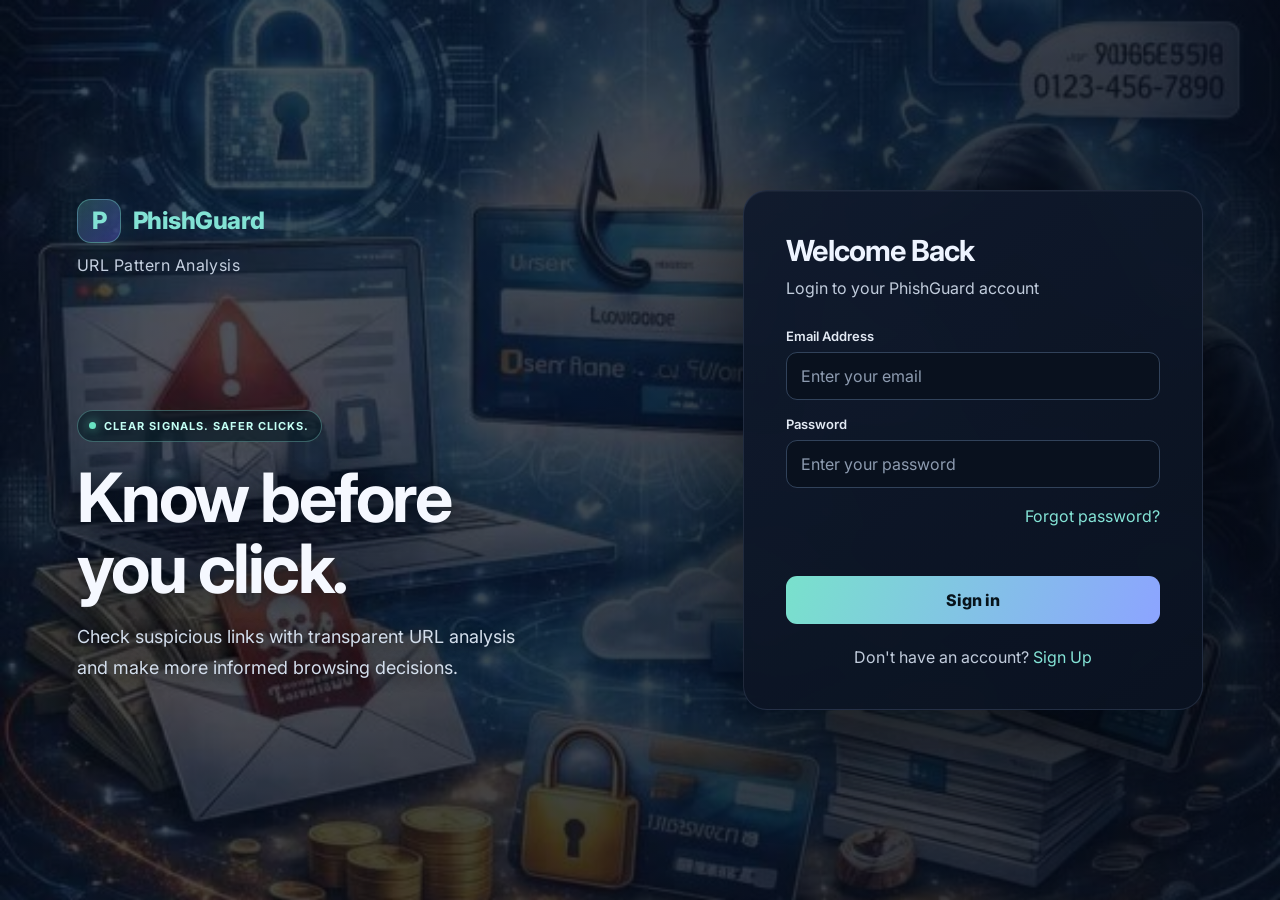
<file: index.html>
<!DOCTYPE html>
<html lang="en">

<head>
    <meta charset="UTF-8">
    <meta name="viewport" content="width=device-width, initial-scale=1.0">
    <meta name="description" content="Review suspicious URL patterns and make informed browsing decisions with PhishGuard.">
    <meta name="theme-color" content="#080b12">
    <meta name="apple-mobile-web-app-capable" content="yes">
    <meta name="apple-mobile-web-app-title" content="PhishGuard">

    <title>PhishGuard - Login</title>

    <link rel="manifest" href="manifest.webmanifest">
    <link rel="icon" href="assets/app-icon.svg" type="image/svg+xml">
    <link rel="apple-touch-icon" href="assets/app-icon-192.png">
    <link rel="preconnect" href="https://fonts.googleapis.com">
    <link rel="preconnect" href="https://fonts.gstatic.com" crossorigin>
    <link href="https://fonts.googleapis.com/css2?family=Inter:wght@400;500;600;700;800&display=swap" rel="stylesheet">
    <link rel="stylesheet" href="css/auth.css">
</head>

<body>

    <div class="auth-container">

        <!-- LEFT SIDE -->
        <div class="auth-left">

            <a class="logo" href="index.html">PhishGuard</a>

            <p class="subtitle">
                URL Pattern Analysis
            </p>

            <div class="welcome-text">
                <span class="auth-kicker">Clear signals. Safer clicks.</span>
                <h1>Know before<br>you click.</h1>

                <p>
                    Check suspicious links with transparent URL analysis
                    and make more informed browsing decisions.
                </p>

            </div>

        </div>


        <!-- LOGIN BOX -->
        <div class="auth-box">

            <h2>Welcome Back</h2>

            <p class="description">
                Login to your PhishGuard account
            </p>


            <form id="loginForm">

                <label for="email">Email Address</label>

                <input type="email" id="email" name="email" autocomplete="email" placeholder="Enter your email" required>


                <label for="password">Password</label>

                <input type="password" id="password" name="password" autocomplete="current-password" placeholder="Enter your password" required>


                <div class="remember">
                    <a href="forgot-password.html">Forgot password?</a>
                </div>

                <p id="formMessage" class="form-message" role="status" aria-live="polite"></p>
                <button type="submit">Sign in</button>
              </form>


            <p class="account-text">

                Don't have an account?

                <a href="signup.html">
                    Sign Up
                </a>

            </p>

        </div>

    </div>


    <script src="js/config.js"></script>
    <script src="js/auth.js"></script>
    <script src="js/pwa.js"></script>
</body>

</html>
</file>
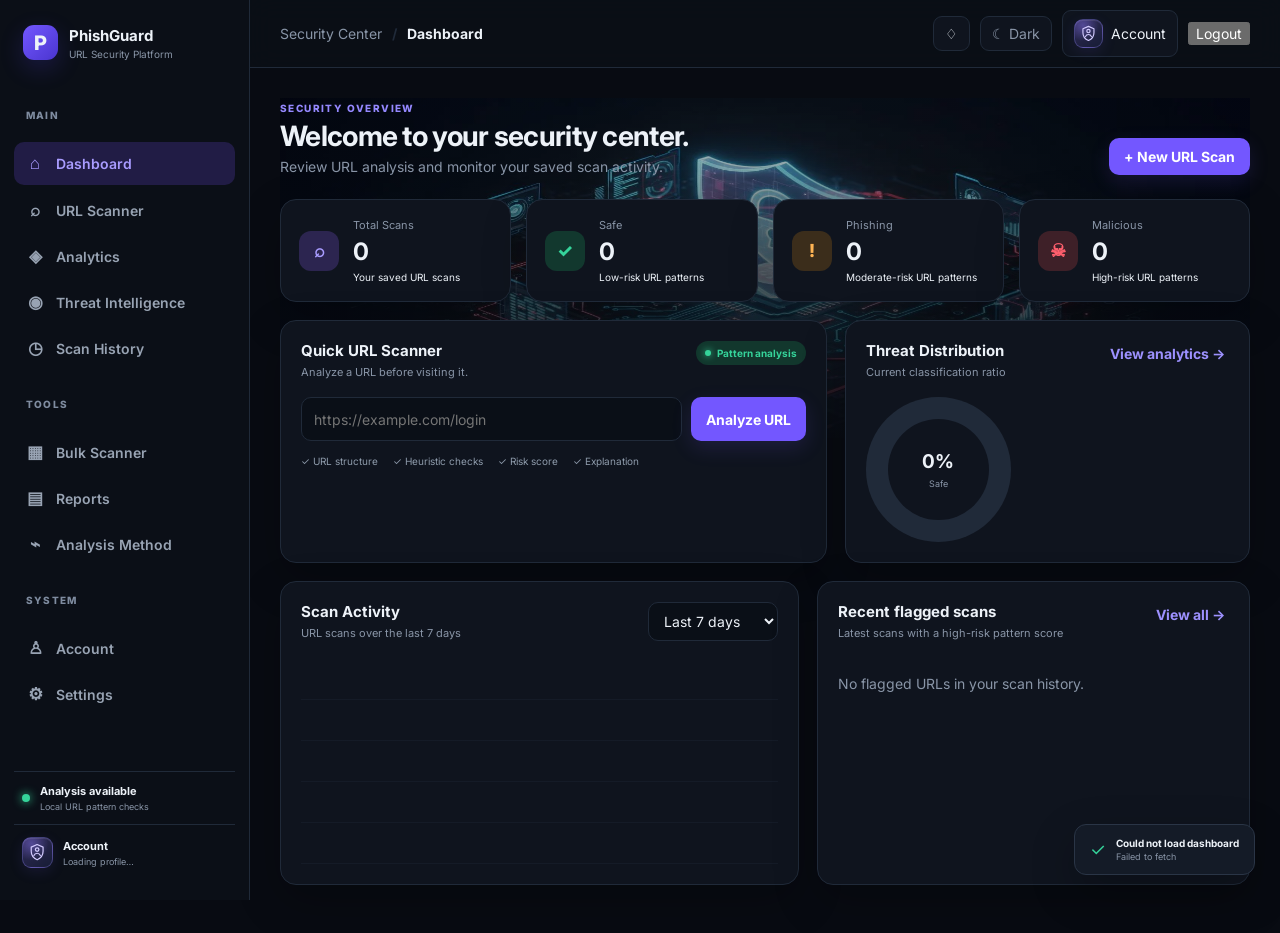
<file: dashboard.html>
<!DOCTYPE html>
<html lang="en">

<head>
  <meta charset="UTF-8">
  <meta name="viewport" content="width=device-width, initial-scale=1.0">
  <meta name="description" content="PhishGuard URL security analysis and scan history dashboard">
  <meta name="theme-color" content="#080b12">
  <meta name="apple-mobile-web-app-capable" content="yes">
  <meta name="apple-mobile-web-app-title" content="PhishGuard">
  <title>PhishGuard | URL Security Platform</title>
  <link rel="manifest" href="manifest.webmanifest">
  <link rel="icon" href="assets/app-icon.svg" type="image/svg+xml">
  <link rel="apple-touch-icon" href="assets/app-icon-192.png">
  <link rel="preconnect" href="https://fonts.googleapis.com">
  <link rel="preconnect" href="https://fonts.gstatic.com" crossorigin>
  <link href="https://fonts.googleapis.com/css2?family=Inter:wght@400;500;600;700;800&display=swap" rel="stylesheet">
  <link rel="stylesheet" href="css/style.css">
</head>

<body>
  <div class="app-shell">
    <aside class="sidebar" id="sidebar">
      <div class="brand">
        <div class="brand-mark">P</div>
        <div><strong>PhishGuard</strong><span>URL Security Platform</span></div>
      </div>

      <nav class="nav">
        <p class="nav-label">MAIN</p>
        <button class="nav-item active" data-page="dashboard"><span>⌂</span> Dashboard</button>
        <button class="nav-item" data-page="scanner"><span>⌕</span> URL Scanner</button>
        <button class="nav-item" data-page="analytics"><span>◈</span> Analytics</button>
        <button class="nav-item" data-page="threats"><span>◉</span> Threat Intelligence</button>
        <button class="nav-item" data-page="history"><span>◷</span> Scan History</button>

        <p class="nav-label">TOOLS</p>
        <button class="nav-item" data-page="bulk"><span>▦</span> Bulk Scanner</button>
        <button class="nav-item" data-page="reports"><span>▤</span> Reports</button>
        <button class="nav-item" data-page="model"><span>⌁</span> Analysis Method</button>

        <p class="nav-label">SYSTEM</p>
        <button class="nav-item" data-page="users"><span>♙</span> Account</button>
        <button class="nav-item" data-page="settings"><span>⚙</span> Settings</button>
      </nav>

      <div class="sidebar-footer">
        <div class="security-mini"><span class="status-dot"></span>
          <div><b>Analysis available</b><small>Local URL pattern checks</small></div>
        </div>
        <div class="user-mini">
            <span class="avatar profile-emblem" aria-hidden="true">
              <svg viewBox="0 0 24 24" fill="none" focusable="false">
                <path d="M12 3 19 6v5c0 4.7-2.8 8.2-7 10-4.2-1.8-7-5.3-7-10V6l7-3Z"></path>
                <circle cx="12" cy="9" r="2.1"></circle>
                <path d="M8.2 16c.7-1.8 2-2.7 3.8-2.7s3.1.9 3.8 2.7"></path>
              </svg>
            </span>
          <div><b>Account</b><small>Loading profile…</small></div>
        </div>
      </div>
    </aside>

    <main class="main">
      <header class="topbar">
        <button class="icon-btn mobile-only" id="menuBtn" aria-label="Open navigation menu" aria-expanded="false">☰</button>
        <div class="breadcrumb"><span>Security Center</span><b>/</b><strong id="pageTitle">Dashboard</strong></div>
        <div class="top-actions">

          <button class="icon-btn" title="Recent flagged scans" id="notifyBtn" aria-label="Recent flagged scans">
            ♢<i class="notification-dot hidden" id="notificationCount"></i>
          </button>

          <button class="theme-btn" id="themeBtn">
            ☾ <span>Dark</span>
          </button>
          <button class="install-btn hidden" id="installBtn" type="button">Install</button>

          <button class="profile-btn" id="profileBtn" aria-label="Open profile and account settings">
            <span class="avatar small profile-emblem" aria-hidden="true">
              <svg viewBox="0 0 24 24" fill="none" focusable="false">
                <path d="M12 3 19 6v5c0 4.7-2.8 8.2-7 10-4.2-1.8-7-5.3-7-10V6l7-3Z"></path>
                <circle cx="12" cy="9" r="2.1"></circle>
                <path d="M8.2 16c.7-1.8 2-2.7 3.8-2.7s3.1.9 3.8 2.7"></path>
              </svg>
            </span>
            <span id="profileName">Account</span>
          </button>

          <button id="logoutBtn" class="logout-btn">
            Logout
          </button>

        </div>
      </header>

      <div class="content">
        <!-- DASHBOARD -->
        <section class="page active" id="page-dashboard">
          <div class="page-heading">
            <div><span class="eyebrow">SECURITY OVERVIEW</span>
              <h1>Welcome to your security center.</h1>
              <p>Review URL analysis and monitor your saved scan activity.</p>
            </div>
            <button class="primary-btn" data-page-target="scanner">+ New URL Scan</button>
          </div>

          <div class="stat-grid">
            <div class="stat-card">
              <div class="stat-icon purple">⌕</div>
              <div><span>Total Scans</span><strong>0</strong><small>Your saved URL scans</small></div>
            </div>
            <div class="stat-card">
              <div class="stat-icon green">✓</div>
              <div><span>Safe</span><strong>0</strong><small>Low-risk URL patterns</small>
              </div>
            </div>
            <div class="stat-card">
              <div class="stat-icon orange">!</div>
              <div><span>Phishing</span><strong>0</strong><small>Moderate-risk URL patterns</small></div>
            </div>
            <div class="stat-card">
              <div class="stat-icon red">☠</div>
              <div><span>Malicious</span><strong>0</strong><small>High-risk URL patterns</small></div>
            </div>
          </div>

          <div class="dashboard-grid">
            <div class="panel scanner-panel">
              <div class="panel-head">
                <div>
                  <h2>Quick URL Scanner</h2>
                  <p>Analyze a URL before visiting it.</p>
                </div><span class="live-badge"><i></i> Pattern analysis</span>
              </div>
              <div class="quick-form"><input id="quickUrl" type="url" placeholder="https://example.com/login"><button
                  class="primary-btn" id="quickScan">Analyze URL</button></div>
              <div class="scan-features"><span>✓ URL structure</span><span>✓ Heuristic checks</span><span>✓ Risk
                  score</span><span>✓ Explanation</span></div>
            </div>

            <div class="panel">
              <div class="panel-head">
                <div>
                  <h2>Threat Distribution</h2>
                  <p>Current classification ratio</p>
                </div><button class="text-btn" data-page-target="analytics">View analytics →</button>
              </div>
              <div class="donut-wrap">
                <div class="donut">
                  <div><strong>0%</strong><span>Safe</span></div>
                </div>
                <div class="legend"></div>
              </div>
            </div>
          </div>

          <div class="dashboard-grid lower">
            <div class="panel">
              <div class="panel-head">
                <div>
                  <h2>Scan Activity</h2>
                  <p id="activityRangeLabel">URL scans over the last 7 days</p>
                </div><select class="select-small">
                  <option>Last 7 days</option>
                  <option>Last 30 days</option>
                </select>
              </div>
              <div class="bar-chart" id="activityChart"></div>
            </div>
            <div class="panel">
              <div class="panel-head">
                <div>
                  <h2>Recent flagged scans</h2>
                  <p>Latest scans with a high-risk pattern score</p>
                </div><button class="text-btn" data-page-target="history">View all →</button>
              </div>
              <div class="threat-list"><p class="empty-state">No flagged URLs in your scan history.</p></div>
            </div>
          </div>
        </section>

        <!-- SCANNER -->
        <section class="page" id="page-scanner">
          <div class="page-heading">
            <div><span class="eyebrow">URL PATTERN ANALYSIS</span>
              <h1>URL Security Scanner</h1>
              <p>Identify potentially deceptive URL patterns. Results are heuristic signals, not a safety guarantee.</p>
            </div>
          </div>
          <div class="scanner-layout">
            <div class="panel scanner-main">
              <div class="scan-hero">
                <div class="shield-large">✓</div>
                <h2>Scan a URL</h2>
                <p>Review URL structure, protocol, hostname, length and potentially deceptive terms.</p>
              </div>
              <div class="big-form"><label for="scannerUrl">URL to analyze</label>
                <div class="input-action"><input id="scannerUrl" type="url"
                    placeholder="https://www.example.com/account/login"><button class="primary-btn" id="scanBtn">🔍 Scan
                    URL</button></div>
                <div class="input-help">For safety, do not enter passwords or private credentials.</div>
              </div>
              <div id="scanProgress" class="progress-box hidden">
                <div class="spinner"></div>
                <div><b>Analyzing URL...</b>
                  <p id="progressText">Extracting URL features</p>
                </div><span id="progressPercent">25%</span>
              </div>
              <div id="scanResult" class="scan-result hidden">
                <div class="result-top">
                  <div><span class="eyebrow">SCAN COMPLETE</span>
                    <h2 id="resultLabel">PHISHING</h2>
                    <p id="resultUrl"></p>
                  </div>
                  <div class="score-ring" id="scoreRing"><strong id="scoreValue">87</strong><span>Risk / 100</span>
                  </div>
                </div>
                <div class="result-grid">
                  <div class="result-card"><span>Classification</span><strong
                      id="domainRep">—</strong><small>Based on URL pattern checks</small></div>
                  <div class="result-card"><span>Protocol</span><strong
                      id="protocolResult">—</strong><small>Does not establish site safety</small></div>
                </div>
                <h3>Analysis signals</h3>
                <div class="signal-list" id="signalList"></div>
                <div class="recommendation"><span>⚠</span>
                  <div><b>Security recommendation</b>
                    <p>Do not enter credentials or download files from this URL. Verify the domain through an official
                      source.</p>
                  </div>
                </div>
              </div>
            </div>
            <div class="side-stack">
              <div class="panel">
                <div class="panel-head">
                  <div>
                    <h2>What we check</h2>
                    <p>Multi-layer analysis</p>
                  </div>
                </div>
                <div class="check-list"><span>✓ URL length & structure</span><span>✓ Potentially deceptive terms</span><span>✓
                    Hostname and subdomain patterns</span><span>✓ IP address detection</span><span>✓ HTTP/HTTPS protocol</span><span>✓ Pattern-based risk score</span></div>
              </div>
              <div class="panel">
                <div class="panel-head">
                  <div>
                    <h2>Risk Levels</h2>
                  </div>
                </div>
                <div class="risk-scale">
                  <div><i class="safe-bg"></i><span>0–29</span><b>Safe</b></div>
                  <div><i class="medium-bg"></i><span>30–59</span><b>Phishing</b></div>
                  <div><i class="critical-bg"></i><span>60–100</span><b>Malicious</b></div>
                </div>
              </div>
            </div>
          </div>
        </section>

        <!-- ANALYTICS -->
        <section class="page" id="page-analytics">
          <div class="page-heading">
            <div><span class="eyebrow">SECURITY ANALYTICS</span>
              <h1>Analytics & Trends</h1>
              <p>Understand your URL threat landscape.</p>
            </div><button class="secondary-btn">Export CSV</button>
          </div>
          <div class="stat-grid compact">
            <div class="stat-card"><span>Flagged scans</span><strong>0%</strong><small>Your scan history</small>
            </div>
            <div class="stat-card"><span>Average risk</span><strong>0</strong><small>Score out of 100</small>
            </div>
            <div class="stat-card"><span>Scans analyzed</span><strong>0</strong><small>Your saved scan history</small>
            </div>
            <div class="stat-card"><span>Analysis method</span><strong>Local</strong><small>Transparent URL heuristics</small></div>
          </div>
          <div class="dashboard-grid">
            <div class="panel">
              <div class="panel-head">
                <div>
                  <h2>Threat Trend</h2>
                  <p>Flagged scans by day</p>
                </div>
              </div>
              <div class="line-chart">
                <div class="line-grid"><span></span><span></span><span></span><span></span><span></span></div><svg
                viewBox="0 0 700 250" preserveAspectRatio="none"></svg>
              </div>
            </div>
            <div class="panel">
              <div class="panel-head">
                <div>
                  <h2>Scan classifications</h2>
                  <p>Your saved scan distribution</p>
                </div>
              </div>
              <div class="horizontal-bars">
                <div><span>Safe</span><b>0</b><i style="width:0%"></i></div>
                <div><span>Phishing</span><b>0</b><i style="width:0%"></i></div>
                <div><span>Malicious</span><b>0</b><i style="width:0%"></i></div>
              </div>
            </div>
          </div>
        </section>

        <!-- THREATS -->
        <section class="page" id="page-threats">
          <div class="page-heading">
          <div><span class="eyebrow">URL RISK SIGNALS</span>
              <h1>Threat Intelligence</h1>
            <p>Local URL pattern checks only. No external reputation or threat feeds are connected.</p>
          </div><span class="badge gray">External feeds not connected</span>
          </div>
          <div class="intel-grid">
          <div class="panel intel-card"><span class="intel-icon">⌕</span><b>URL structure</b><strong
              class="green-text">Checked</strong><small>Host, subdomains and URL length</small></div>
          <div class="panel intel-card"><span class="intel-icon orange">!</span><b>Pattern indicators</b><strong
              class="orange-text">Heuristic</strong><small>Warnings are not a threat-feed match</small></div>
          <div class="panel intel-card"><span class="intel-icon">◈</span><b>Domain reputation</b><strong
              class="orange-text">Unavailable</strong><small>No external reputation data is queried</small></div>
          <div class="panel intel-card"><span class="intel-icon">⌁</span><b>Malware feeds</b><strong
              class="orange-text">Unavailable</strong><small>No malware provider is connected</small></div>
          </div>
          <div class="panel">
            <div class="panel-head">
              <div>
                <h2>Analysis sources</h2>
                <p>What this installation does and does not check</p>
              </div>
            </div>
            <div class="source-table">
              <div class="source-row header"><span>Source</span><span>Status</span><span>Coverage</span><span>Notes</span></div>
              <div class="source-row"><span>Local URL pattern checks</span><span>Available</span><span>URL structure</span><span>No network lookup</span></div>
              <div class="source-row"><span>External threat feeds</span><span>Not connected</span><span>None</span><span>No feed results are implied</span></div>
            </div>
          </div>
        </section>

        <!-- HISTORY -->
        <section class="page" id="page-history">
          <div class="page-heading">
            <div><span class="eyebrow">AUDIT TRAIL</span>
              <h1>Scan History</h1>
              <p>Review previously analyzed URLs.</p>
            </div><button class="secondary-btn" id="clearHistory">Clear History</button>
          </div>
          <div class="panel">
            <div class="toolbar"><input class="search" id="historySearch" placeholder="⌕ Search URLs..."><select
                class="filter">
                <option>All Results</option>
                <option>Safe</option>
                <option>Phishing</option>
                <option>Malicious</option>
              </select><select class="filter">
                <option>All Time</option>
                <option>Today</option>
                <option>7 Days</option>
                <option>30 Days</option>
              </select></div>
            <div class="table-wrap">
              <table id="historyTable">
                <thead>
                  <tr>
                    <th>URL</th>
                    <th>Threat type</th>
                    <th>Risk score</th>
                    <th>Scanned</th>
                    <th>Action</th>
                  </tr>
                </thead>
                <tbody></tbody>
              </table>
            </div>
            <div class="history-footer"><span id="historyCount">0 scans</span><button class="secondary-btn" id="loadMoreHistory" type="button">Load older scans</button></div>
          </div>
        </section>

        <!-- BULK -->
        <section class="page" id="page-bulk">
          <div class="page-heading">
            <div><span class="eyebrow">BATCH ANALYSIS</span>
              <h1>Bulk URL Scanner</h1>
              <p>Analyze hundreds of URLs in one operation.</p>
            </div>
          </div>
          <div class="panel upload-panel">
            <div class="upload-icon">⇧</div>
            <h2>Upload URL Dataset</h2>
            <p>Upload a CSV file containing one URL per row.</p><label class="upload-box"><input type="file"
                id="csvFile" accept=".csv"><span>Choose CSV file</span><small>Maximum file size: 2 MB
                · 500 URLs</small></label><button class="primary-btn" id="bulkDemo">Run Bulk Scan</button>
          </div>
          <div class="panel hidden" id="bulkResults">
            <div class="panel-head">
              <div>
                <h2>Bulk Scan Results</h2>
                <p>Analysis completed successfully.</p>
              </div><button class="secondary-btn" id="downloadBulk">Download CSV</button>
            </div>
            <div class="bulk-stats"><span><b id="bulkTotal">0</b>Total</span></div>
            <div class="table-wrap">
              <table>
                <thead>
                  <tr>
                    <th>URL</th>
                    <th>Threat type</th>
                    <th>Risk score</th>
                  </tr>
                </thead>
                <tbody id="bulkBody"></tbody>
              </table>
            </div>
          </div>
        </section>

        <!-- REPORTS -->
        <section class="page" id="page-reports">
          <div class="page-heading">
            <div><span class="eyebrow">SECURITY REPORTING</span>
              <h1>Reports</h1>
              <p>Create and download security analysis reports.</p>
            </div><button class="primary-btn" id="generateReport">Generate Report</button>
          </div>
          <div class="report-grid">
            <div class="panel report-card"><span>▤</span>
              <h2>URL Security Report</h2>
              <p>Summary and recent scan results from your saved history.</p><button
                class="secondary-btn" data-report="url">Download PDF</button>
            </div>
            <div class="panel report-card"><span>▥</span>
              <h2>Threat Summary</h2>
              <p>Classification counts and recent flagged URLs from your history.</p><button
                class="secondary-btn" data-report="threat">Download PDF</button>
            </div>
            <div class="panel report-card"><span>⌁</span>
              <h2>Model Evaluation</h2>
              <p>Documentation of the URL pattern checks. No trained-model metrics are claimed.</p><button class="secondary-btn"
                data-page-target="model">View Model</button>
            </div>
          </div>
          <div class="panel report-preview">
            <div class="report-header">
              <div class="brand">
                <div class="brand-mark">P</div>
                <div><strong>PhishGuard</strong><span>Security Report</span></div>
              </div><span>Generated from your saved data</span>
            </div>
            <hr>
            <h2>Security Scan Summary</h2>
            <div class="report-metrics">
              <div><span>Total Scans</span><b id="reportTotal">0</b></div>
              <div><span>Flagged</span><b id="reportFlagged">0</b></div>
              <div><span>Average Risk</span><b id="reportRisk">0</b></div>
            </div>
          </div>
        </section>

        <!-- ANALYSIS METHOD -->
        <section class="page" id="page-model">
          <div class="page-heading">
            <div><span class="eyebrow">TRANSPARENT URL CHECKS</span>
              <h1>Analysis Method</h1>
              <p>This application uses deterministic URL heuristics, not a trained machine-learning model.</p>
            </div><span class="badge purple">Local analysis</span>
          </div>
          <div class="panel">
            <h2>Signals evaluated</h2>
            <p class="method-copy">The scanner checks the URL protocol, embedded credentials, IP-address hosts,
              URL length, subdomain depth, hostname hyphens, and potentially deceptive URL terms.</p>
            <h2>Risk bands</h2>
            <div class="risk-scale">
              <div><i class="safe-bg"></i><span>0–29</span><b>Safe</b></div>
              <div><i class="medium-bg"></i><span>30–59</span><b>Phishing</b></div>
              <div><i class="critical-bg"></i><span>60–100</span><b>Malicious</b></div>
            </div>
            <p class="method-copy">A low score is not a safety guarantee. This scanner does not fetch websites, query
              threat feeds, or detect site content. Do not rely on it as the sole security control.</p>
          </div>
        </section>

        <!-- ACCOUNT -->
        <section class="page" id="page-users">
          <div class="page-heading">
            <div><span class="eyebrow">ACCOUNT</span>
              <h1>Account settings</h1>
              <p>Review and update your account details.</p>
            </div><button class="primary-btn users-manage-btn">Edit account</button>
          </div>
          <div class="panel account-panel">
            <div class="avatar account-avatar profile-emblem" aria-hidden="true">
              <svg viewBox="0 0 24 24" fill="none" focusable="false">
                <path d="M12 3 19 6v5c0 4.7-2.8 8.2-7 10-4.2-1.8-7-5.3-7-10V6l7-3Z"></path>
                <circle cx="12" cy="9" r="2.1"></circle>
                <path d="M8.2 16c.7-1.8 2-2.7 3.8-2.7s3.1.9 3.8 2.7"></path>
              </svg>
            </div>
            <div><h2 id="accountName">Your account</h2><p id="profileEmail">Sign in to view your account details.</p>
              <p>Each account has private scan history and preferences.</p></div>
            <button class="secondary-btn users-manage-btn">Edit profile</button>
          </div>
        </section>

        <!-- SETTINGS -->
        <section class="page" id="page-settings">
          <div class="page-heading">
            <div><span class="eyebrow">SYSTEM CONFIGURATION</span>
              <h1>Settings</h1>
              <p>Configure scanning and dashboard preferences.</p>
            </div>
          </div>
          <div class="settings-grid">
            <div class="panel settings-panel">
              <h2>Data preferences</h2>
              <p>Choose whether completed URL scans are retained in your account.</p><label class="toggle-row"><span><b>Store scan history</b><small>Save scan results for reports, analytics and history.</small></span><input type="checkbox" checked><i></i></label>
            </div>
            <div class="panel settings-panel">
              <h2>Notifications</h2>
              <p>Choose which in-app scan alerts appear in the notifications panel.</p><label class="toggle-row"><span><b>High-risk scan alerts</b><small>Show scans with a risk score of 60 or higher.</small></span><input type="checkbox" checked><i></i></label>
            </div>
          </div>
        </section>
      </div>
    </main>
  </div>

  <div class="toast" id="toast" role="status" aria-live="polite"><span>✓</span>
    <div><b id="toastTitle">Success</b><small id="toastText">Action completed.</small></div>
  </div>
  <div class="modal hidden" id="modal">
    <div class="modal-card"><button class="modal-close" id="modalClose">×</button>
      <div id="modalContent"></div>
    </div>
  </div>
  <script src="js/config.js"></script>
  <script src="js/app.js"></script>
  <script src="js/pwa.js"></script>
</body>

</html>
</file>
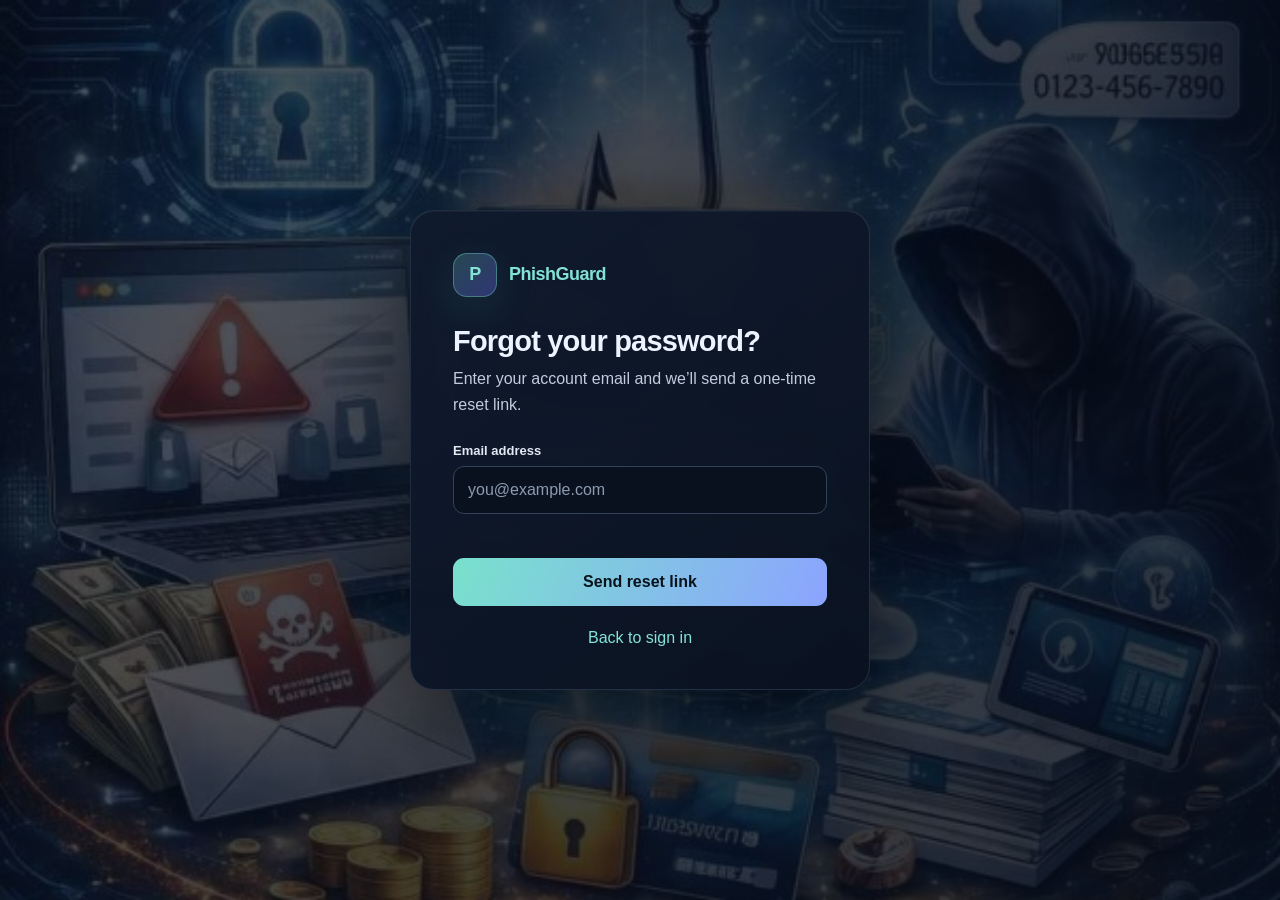
<file: forgot-password.html>
<!DOCTYPE html>
<html lang="en">
<head>
  <meta charset="UTF-8">
  <meta name="viewport" content="width=device-width, initial-scale=1.0">
  <title>Reset password | PhishGuard</title>
  <meta name="theme-color" content="#080b12">
  <link rel="manifest" href="manifest.webmanifest">
  <link rel="icon" href="assets/app-icon.svg" type="image/svg+xml">
  <link rel="apple-touch-icon" href="assets/app-icon-192.png">
  <link rel="stylesheet" href="css/auth.css">
</head>
<body>
  <main class="auth-container auth-single">
    <section class="auth-box">
      <a class="logo auth-logo" href="index.html">PhishGuard</a>
      <h1>Forgot your password?</h1>
      <p class="description">Enter your account email and we’ll send a one-time reset link.</p>
      <form id="forgotForm">
        <label for="resetEmail">Email address</label>
        <input id="resetEmail" type="email" autocomplete="email" required placeholder="you@example.com">
        <p id="formMessage" class="form-message" role="status" aria-live="polite"></p>
        <button type="submit">Send reset link</button>
      </form>
      <p class="account-text"><a href="index.html">Back to sign in</a></p>
    </section>
  </main>
  <script src="js/config.js"></script>
  <script src="js/auth.js"></script>
  <script src="js/pwa.js"></script>
</body>
</html>
</file>
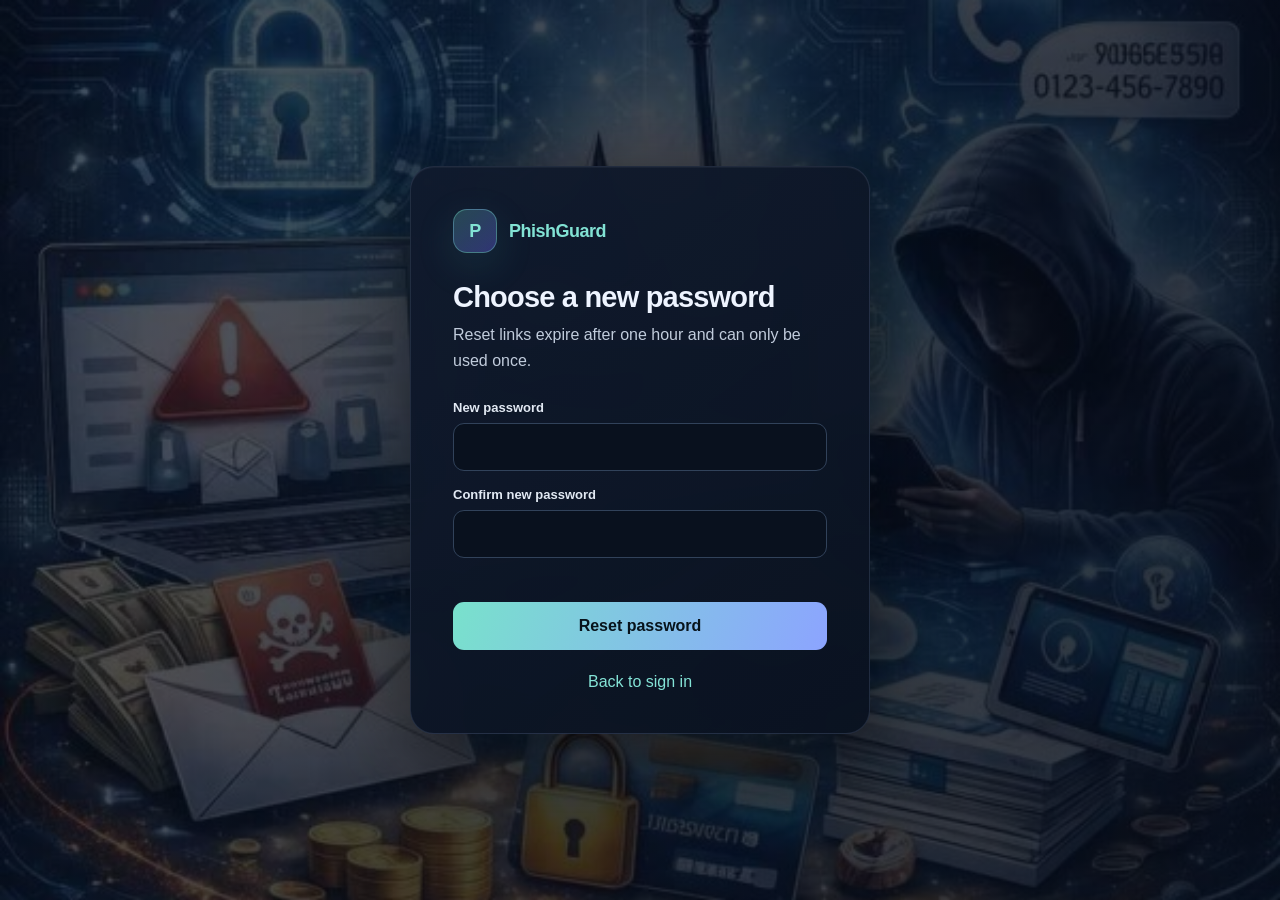
<file: reset-password.html>
<!DOCTYPE html>
<html lang="en">
<head>
  <meta charset="UTF-8">
  <meta name="viewport" content="width=device-width, initial-scale=1.0">
  <title>Choose a new password | PhishGuard</title>
  <meta name="theme-color" content="#080b12">
  <link rel="manifest" href="manifest.webmanifest">
  <link rel="icon" href="assets/app-icon.svg" type="image/svg+xml">
  <link rel="apple-touch-icon" href="assets/app-icon-192.png">
  <link rel="stylesheet" href="css/auth.css">
</head>
<body>
  <main class="auth-container auth-single">
    <section class="auth-box">
      <a class="logo auth-logo" href="index.html">PhishGuard</a>
      <h1>Choose a new password</h1>
      <p class="description">Reset links expire after one hour and can only be used once.</p>
      <form id="resetForm">
        <label for="newPassword">New password</label>
        <input id="newPassword" type="password" autocomplete="new-password" minlength="8" maxlength="128" required>
        <label for="confirmNewPassword">Confirm new password</label>
        <input id="confirmNewPassword" type="password" autocomplete="new-password" minlength="8" maxlength="128" required>
        <p id="formMessage" class="form-message" role="status" aria-live="polite"></p>
        <button type="submit">Reset password</button>
      </form>
      <p class="account-text"><a href="index.html">Back to sign in</a></p>
    </section>
  </main>
  <script src="js/config.js"></script>
  <script src="js/auth.js"></script>
  <script src="js/pwa.js"></script>
</body>
</html>
</file>
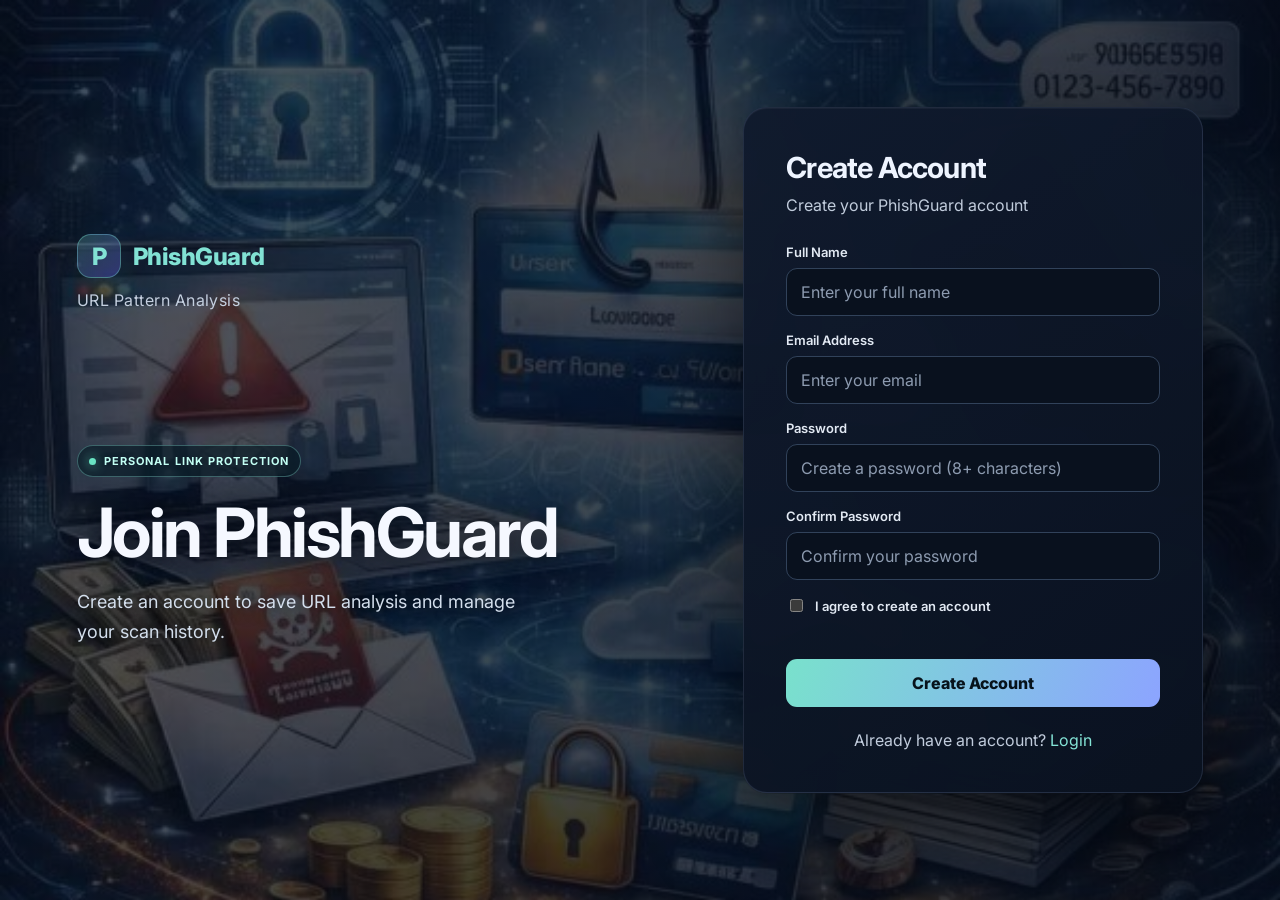
<file: signup.html>
<!DOCTYPE html>
<html lang="en">

<head>

    <meta charset="UTF-8">

    <meta name="viewport" content="width=device-width, initial-scale=1.0">
    <meta name="description" content="Create a PhishGuard account to save URL analysis and manage scan history.">
    <meta name="theme-color" content="#080b12">
    <meta name="apple-mobile-web-app-capable" content="yes">
    <meta name="apple-mobile-web-app-title" content="PhishGuard">

    <title>PhishGuard - Sign Up</title>

    <link rel="manifest" href="manifest.webmanifest">
    <link rel="icon" href="assets/app-icon.svg" type="image/svg+xml">
    <link rel="apple-touch-icon" href="assets/app-icon-192.png">
    <link rel="preconnect" href="https://fonts.googleapis.com">
    <link rel="preconnect" href="https://fonts.gstatic.com" crossorigin>
    <link href="https://fonts.googleapis.com/css2?family=Inter:wght@400;500;600;700;800&display=swap" rel="stylesheet">
    <link rel="stylesheet" href="css/auth.css">

</head>


<body>

    <div class="auth-container">

        <!-- LEFT SIDE -->

        <div class="auth-left">

            <a class="logo" href="index.html">PhishGuard</a>

            <p class="subtitle">
                URL Pattern Analysis
            </p>

            <div class="welcome-text">
                <span class="auth-kicker">Personal link protection</span>
                <h1>Join PhishGuard</h1>

                <p>
                    Create an account to save URL analysis
                    and manage your scan history.
                </p>

            </div>

        </div>


        <!-- SIGNUP BOX -->

        <div class="auth-box">

            <h2>Create Account</h2>

            <p class="description">
                Create your PhishGuard account
            </p>


            <form id="signupForm">

                <label for="name">Full Name</label>

                <input type="text" id="name" name="name" autocomplete="name" minlength="2" maxlength="80" placeholder="Enter your full name" required>


                <label for="signupEmail">Email Address</label>

                <input type="email" id="signupEmail" name="email" autocomplete="email" placeholder="Enter your email" required>


                <label for="signupPassword">Password</label>

                <input type="password" id="signupPassword" name="password" autocomplete="new-password" minlength="8" maxlength="128" placeholder="Create a password (8+ characters)" required>


                <label for="confirmPassword">Confirm Password</label>

                <input type="password" id="confirmPassword" autocomplete="new-password" minlength="8" maxlength="128" placeholder="Confirm your password" required>


                <label class="terms">

                    <input type="checkbox" required>

                    I agree to create an account

                </label>


                <p id="formMessage" class="form-message" role="status" aria-live="polite"></p>

                <button type="submit">
                    Create Account
                </button>

            </form>


            <p class="account-text">

                Already have an account?

                <a href="index.html">
                    Login
                </a>

            </p>

        </div>

    </div>


    <script src="js/config.js"></script>
    <script src="js/auth.js"></script>
    <script src="js/pwa.js"></script>

</body>

</html>
</file>
<file: css/auth.css>
* {
  box-sizing: border-box;
}

:root {
  color-scheme: dark;
  font-family: Inter, "Segoe UI", Arial, sans-serif;
  color: #eef4ff;
  background: #070d18;
}

body {
  min-height: 100vh;
  min-height: 100svh;
  margin: 0;
  background:
    linear-gradient(105deg, rgba(5, 11, 23, .68), rgba(5, 11, 23, .84)),
    url("../assets/phishing-awareness.webp") center / cover fixed,
    #070d18;
}

button,
input {
  font: inherit;
}

input {
  font-size: 16px;
}

.auth-container {
  min-height: 100vh;
  min-height: 100svh;
  display: grid;
  grid-template-columns: minmax(0, 1fr) minmax(350px, 460px);
  gap: clamp(24px, 6vw, 100px);
  align-items: center;
  padding: clamp(24px, 6vw, 88px);
}

.auth-left {
  max-width: 700px;
  color: #f5f8ff;
}

.logo {
  display: inline-flex;
  align-items: center;
  gap: 12px;
  color: #82e2d4;
  font-size: 24px;
  font-weight: 800;
  letter-spacing: -.5px;
  text-decoration: none;
}

.logo::before {
  content: "P";
  width: 42px;
  height: 42px;
  display: grid;
  place-items: center;
  border: 1px solid #7be4d25c;
  border-radius: 14px;
  background: linear-gradient(140deg, #70dfca3d, #706bff59);
  box-shadow: 0 12px 40px #4cdacb20;
}

.subtitle {
  margin: 12px 0 0;
  color: #c4cfdf;
  letter-spacing: .03em;
}

.auth-kicker {
  display: inline-flex;
  align-items: center;
  gap: 8px;
  margin-bottom: 20px;
  padding: 8px 11px;
  border: 1px solid #8ce7dc55;
  border-radius: 999px;
  background: #071b25a8;
  color: #c3fff4;
  font-size: 11px;
  font-weight: 700;
  letter-spacing: .1em;
  text-transform: uppercase;
}

.auth-kicker::before {
  content: "";
  width: 7px;
  height: 7px;
  border-radius: 50%;
  background: #69e3c2;
  box-shadow: 0 0 12px #69e3c2;
}

.welcome-text {
  max-width: 540px;
  margin-top: clamp(70px, 15vh, 170px);
}

.welcome-text h1 {
  margin: 0 0 18px;
  font-size: clamp(40px, 6vw, 68px);
  line-height: 1.05;
  letter-spacing: -2.5px;
  text-shadow: 0 3px 24px #020711aa;
}

.welcome-text p {
  max-width: 440px;
  color: #d3deec;
  font-size: 18px;
  line-height: 1.7;
  text-shadow: 0 2px 16px #020711bb;
}

.auth-box {
  width: 100%;
  padding: clamp(27px, 5vw, 42px);
  border: 1px solid #9aabd426;
  border-radius: 24px;
  background: linear-gradient(145deg, #101a2df5, #0a1220fa);
  box-shadow: 0 28px 90px #0008, inset 0 1px #ffffff0a;
  backdrop-filter: blur(18px);
  animation: rise-in .45s ease both;
}

.auth-box h1,
.auth-box h2 {
  margin: 0 0 8px;
  font-size: 29px;
  letter-spacing: -.8px;
}

.auth-box .description {
  margin: 0 0 26px;
  color: #c1ccdc;
  line-height: 1.6;
}

.auth-box label {
  display: block;
  margin: 16px 0 8px;
  color: #e2e9f3;
  font-size: 13px;
  font-weight: 600;
}

.auth-box input:not([type="checkbox"]) {
  width: 100%;
  min-height: 48px;
  padding: 12px 14px;
  border: 1px solid #31425a;
  border-radius: 11px;
  outline: 0;
  color: #f2f6ff;
  background: #09111e;
  transition: border-color .2s, box-shadow .2s;
}

.auth-box input:focus {
  border-color: #72dfce;
  box-shadow: 0 0 0 4px #72dfce20;
}

.auth-box input::placeholder {
  color: #8d9bb0;
  opacity: 1;
}

.remember {
  display: flex;
  justify-content: flex-end;
  margin: 18px 0;
}

.remember a,
.account-text a {
  color: #84e4d7;
  text-decoration: none;
}

.remember a:hover,
.account-text a:hover {
  color: #b4f3e8;
  text-decoration: underline;
}

.auth-box button {
  width: 100%;
  min-height: 48px;
  margin-top: 12px;
  border: 0;
  border-radius: 11px;
  color: #07131b;
  background: linear-gradient(110deg, #79e1cc, #8ca4ff);
  font-weight: 800;
  cursor: pointer;
  transition: transform .18s, filter .18s, box-shadow .18s;
}

.auth-box button:hover {
  transform: translateY(-2px);
  filter: brightness(1.06);
  box-shadow: 0 12px 30px #72dfce30;
}

.auth-box button:disabled {
  cursor: wait;
  opacity: .7;
  transform: none;
}

.account-text {
  margin: 23px 0 0;
  color: #c1ccdc;
  text-align: center;
}

.terms {
  display: flex !important;
  align-items: center;
  gap: 9px;
}

.terms input {
  accent-color: #72dfce;
}

.form-message {
  min-height: 20px;
  margin: 12px 0 0;
  font-size: 13px;
  line-height: 1.5;
}

.error-message {
  color: #ff929e;
}

.success-message {
  color: #8de7cd;
}

.auth-single {
  display: grid;
  grid-template-columns: minmax(0, 460px);
  justify-content: center;
  padding: 24px;
}

.auth-logo {
  margin-bottom: 28px;
  font-size: 18px;
}

@keyframes rise-in {
  from {
    opacity: 0;
    transform: translateY(12px);
  }
  to {
    opacity: 1;
    transform: translateY(0);
  }
}

@media (max-width: 820px) {
  body {
    background-attachment: scroll;
    background-position: center;
  }
  .auth-container {
    grid-template-columns: 1fr;
    gap: 24px;
    justify-items: center;
    padding: 28px 18px;
  }
  .auth-left {
    width: min(100%, 520px);
    text-align: center;
  }
  .welcome-text {
    margin: 30px auto 0;
  }
  .welcome-text p {
    margin-right: auto;
    margin-left: auto;
  }
  .auth-box {
    max-width: 460px;
  }
}

@media (max-width: 480px) {
  .auth-container {
    gap: 20px;
    padding: 24px 16px;
  }
  .auth-left {
    text-align: left;
  }
  .welcome-text {
    margin-top: 24px;
  }
  .welcome-text h1 {
    font-size: clamp(36px, 11vw, 44px);
    letter-spacing: -1.5px;
  }
  .welcome-text p {
    font-size: 15px;
    line-height: 1.6;
  }
  .auth-box {
    padding: 24px 20px;
  }
  .auth-box h1,
  .auth-box h2 {
    font-size: 26px;
  }
  .auth-box input:not([type="checkbox"]),
  .auth-box button {
    min-height: 50px;
  }
}

@media (prefers-reduced-motion: reduce) {
  *, *::before, *::after {
    animation-duration: .01ms !important;
    scroll-behavior: auto !important;
    transition-duration: .01ms !important;
  }
}
</file>
<file: css/style.css>
:root {
  --bg: #080b12;
  --surface: #0f141e;
  --surface2: #131a26;
  --border: #202a39;
  --text: #edf2f8;
  --muted: #8995a7;
  --primary: #7357ff;
  --primary2: #927dff;
  --green: #35d39a;
  --orange: #ffb454;
  --red: #ff5f6d;
  --blue: #54a8ff;
  --shadow: 0 16px 45px rgba(0, 0, 0, .24);
  --radius: 16px;
  --sidebar-bg: #0b0f17;
  --topbar-bg: #0b0f17dd;
  --control-bg: #0a0f17;
  --nav-label-color: #7f8ca0;
  --nav-color: #98a3b3;
  --nav-hover-bg: #151c28;
  --nav-hover-color: #fff;
  --nav-active-bg: #211c45;
  --nav-active-color: #a99cff;
  --chart-grid: #1a2230;
  --chart-axis: #1c2431;
  --table-grid: #1a222e;
  --table-header: #a4afbf;
  --control-muted: #8e9bab;
  --input-help: #8995a7;
  --inset-bg: #111927;
  --inset-border: #2a3450;
  --spinner-border: #2b3550;
  --signal-bg: #171b1f;
  --signal-warning-bg: #211c16;
  --signal-warning-color: #ffcb83;
  --signal-safe-bg: #12241f;
  --signal-safe-color: #74e0b7;
  --recommendation-bg: #2b2115;
  --recommendation-border: #49351e;
  --recommendation-color: #ffca7e;
  --recommendation-muted: #aa8d66;
  --upload-bg: #0c1119;
  --upload-border: #4a5669;
  --toast-bg: #141b27;
  --toast-border: #2a3546;
  --eyebrow-color: #9588ff;
  --chart-line-color: #8c7eff;
  --text-link-color: #9d91ff;
  --install-text-color: #b7adff
}

* {
  box-sizing: border-box
}

html {
  scroll-behavior: smooth
}

html,
body {
  min-width: 320px;
  overflow-x: clip
}

body {
  margin: 0;
  background: var(--bg);
  color: var(--text);
  color-scheme: dark;
  font-family: Inter, Arial, sans-serif;
  font-size: 14px
}

button,
input,
select {
  font: inherit
}

button {
  cursor: pointer
}

button:focus-visible,
a:focus-visible,
input:focus-visible,
select:focus-visible {
  outline: 2px solid var(--primary2, #927dff);
  outline-offset: 3px
}

.app-shell {
  display: flex;
  min-height: 100vh
}

.sidebar {
  width: 250px;
  background: var(--sidebar-bg);
  border-right: 1px solid var(--border);
  padding: 20px 14px;
  display: flex;
  flex-direction: column;
  position: fixed;
  inset: 0 auto 0 0;
  z-index: 30;
  overflow-y: auto;
  overscroll-behavior: contain
}

.brand {
  display: flex;
  gap: 11px;
  align-items: center;
  padding: 5px 9px 24px
}

.brand-mark {
  width: 35px;
  height: 35px;
  border-radius: 11px;
  background: linear-gradient(135deg, var(--primary), #4a35cf);
  display: grid;
  place-items: center;
  font-weight: 800;
  font-size: 20px;
  box-shadow: 0 8px 24px #5c45ff33
}

.brand strong {
  display: block;
  font-size: 15px
}

.brand span {
  display: block;
  color: var(--muted);
  font-size: 10px;
  margin-top: 3px
}

.nav {
  display: flex;
  flex-direction: column;
  gap: 4px;
  flex-shrink: 0
}

.nav-label {
  color: var(--nav-label-color);
  font-size: 10px;
  font-weight: 800;
  letter-spacing: 1.2px;
  padding: 15px 12px 7px
}

.nav-item {
  border: 0;
  background: transparent;
  color: var(--nav-color);
  text-align: left;
  padding: 11px 12px;
  border-radius: 10px;
  display: flex;
  align-items: center;
  gap: 12px;
  font-weight: 600
}

.nav-item span {
  width: 18px;
  text-align: center;
  font-size: 17px
}

.nav-item:hover {
  background: var(--nav-hover-bg);
  color: var(--nav-hover-color)
}

.nav-item.active {
  background: var(--nav-active-bg);
  color: var(--nav-active-color)
}

.sidebar-footer {
  margin-top: auto
}

.security-mini,
.user-mini {
  display: flex;
  gap: 10px;
  align-items: center;
  padding: 12px 8px;
  border-top: 1px solid var(--border)
}

.security-mini b,
.user-mini b {
  font-size: 11px;
  display: block
}

.security-mini small,
.user-mini small {
  color: var(--muted);
  font-size: 9px;
  display: block;
  margin-top: 3px
}

.status-dot {
  width: 8px;
  height: 8px;
  border-radius: 50%;
  background: var(--green);
  box-shadow: 0 0 10px var(--green)
}

.avatar {
  width: 31px;
  height: 31px;
  border-radius: 9px;
  background: #292445;
  color: #b9adff;
  display: grid;
  place-items: center;
  font-size: 10px;
  font-weight: 800
}

.avatar.small {
  width: 29px;
  height: 29px
}

.profile-emblem {
  color: #d3cbff;
  background:
    radial-gradient(circle at 30% 20%, #8f7dff66, transparent 55%),
    linear-gradient(145deg, #302a58, #171d35);
  border: 1px solid #9487ff55;
  box-shadow: inset 0 1px #ffffff18, 0 4px 14px #5b4dcc24;
}

.profile-emblem svg {
  width: 70%;
  height: 70%;
  stroke: currentColor;
  stroke-width: 1.45;
  stroke-linecap: round;
  stroke-linejoin: round;
}

.main {
  margin-left: 250px;
  width: calc(100% - 250px);
  min-width: 0
}

.topbar {
  height: 68px;
  border-bottom: 1px solid var(--border);
  display: flex;
  align-items: center;
  justify-content: space-between;
  padding: 0 30px;
  background: var(--topbar-bg);
  backdrop-filter: blur(12px);
  position: sticky;
  top: 0;
  z-index: 20
}

.breadcrumb {
  display: flex;
  gap: 10px;
  align-items: center;
  color: var(--muted)
}

.breadcrumb b {
  color: var(--border)
}

.breadcrumb strong {
  color: var(--text)
}

.top-actions {
  display: flex;
  gap: 10px;
  align-items: center
}

.icon-btn,
.theme-btn,
.profile-btn,
.install-btn {
  border: 1px solid var(--border);
  background: var(--surface);
  color: var(--text);
  border-radius: 9px;
  padding: 8px 11px
}

.icon-btn {
  position: relative
}

.notification-dot {
  position: absolute;
  width: 6px;
  height: 6px;
  background: var(--red);
  border-radius: 50%;
  right: 7px;
  top: 7px
}

.theme-btn {
  color: var(--muted)
}

.install-btn {
  color: var(--install-text-color);
  font-weight: 700
}

.profile-btn {
  display: flex;
  align-items: center;
  gap: 8px
}

.content {
  padding: 30px;
  max-width: 1600px;
  margin: auto
}

.page {
  display: none;
  animation: fade .2s ease
}

.page.active {
  display: block
}

#page-dashboard {
  background-image:
    linear-gradient(180deg, rgba(8, 11, 18, .2), var(--bg) 360px),
    url("../assets/dashboard-background.webp");
  background-repeat: no-repeat;
  background-size: 100% 360px, min(100%, 1120px) 340px;
  background-position: top right;
}

#page-scanner {
  background-image:
    linear-gradient(90deg, rgba(8, 11, 18, .88), rgba(8, 11, 18, .72)),
    url("../assets/scanner-background.jpg");
  background-repeat: no-repeat;
  background-size: 100% 390px, cover;
  background-position: top center;
}

@keyframes fade {
  from {
    opacity: 0;
    transform: translateY(3px)
  }

  to {
    opacity: 1;
    transform: none
  }
}

.page-heading {
  display: flex;
  justify-content: space-between;
  gap: 20px;
  align-items: flex-end;
  margin-bottom: 24px
}

.page-heading h1 {
  margin: 4px 0 5px;
  font-size: 28px;
  letter-spacing: -.7px
}

.page-heading p {
  margin: 0;
  color: var(--muted)
}

.eyebrow {
  font-size: 10px;
  font-weight: 800;
  letter-spacing: 1.4px;
  color: var(--eyebrow-color)
}

.primary-btn,
.secondary-btn,
.text-btn {
  border: 0;
  border-radius: 10px;
  padding: 10px 15px;
  font-weight: 700
}

.primary-btn {
  background: var(--primary);
  color: white;
  box-shadow: 0 7px 20px #7357ff25
}

.primary-btn:hover {
  background: var(--primary2)
}

.secondary-btn {
  background: var(--surface2);
  color: var(--text);
  border: 1px solid var(--border)
}

.text-btn {
  background: none;
  color: var(--text-link-color);
  padding: 4px
}

.hidden {
  display: none !important
}

.stat-grid {
  display: grid;
  grid-template-columns: repeat(4, 1fr);
  gap: 15px;
  margin-bottom: 18px
}

.stat-card,
.panel {
  background: var(--surface);
  border: 1px solid var(--border);
  border-radius: var(--radius);
  box-shadow: var(--shadow)
}

.stat-card {
  padding: 18px;
  display: flex;
  align-items: center;
  gap: 14px
}

.stat-card>div:last-child {
  min-width: 0
}

.stat-card span {
  display: block;
  color: var(--muted);
  font-size: 11px;
  margin-bottom: 5px
}

.stat-card strong {
  display: block;
  font-size: 24px
}

.stat-card small {
  display: block;
  font-size: 10px;
  margin-top: 5px
}

.stat-card em {
  color: var(--muted);
  font-style: normal
}

.up {
  color: var(--green)
}

.down {
  color: var(--orange)
}

.stat-icon {
  width: 40px;
  height: 40px;
  border-radius: 12px;
  display: grid;
  place-items: center;
  font-weight: 800;
  font-size: 18px
}

.purple {
  background: #2c2550;
  color: #a99cff
}

.green {
  background: #12382e;
  color: var(--green)
}

.orange {
  background: #3b2d1b;
  color: var(--orange)
}

.red {
  background: #3e2028;
  color: var(--red)
}

.dashboard-grid {
  display: grid;
  grid-template-columns: 1.35fr 1fr;
  gap: 18px;
  margin-bottom: 18px
}

.dashboard-grid.lower {
  grid-template-columns: 1.2fr 1fr
}

.panel {
  padding: 20px
}

.panel-head {
  display: flex;
  justify-content: space-between;
  align-items: flex-start;
  gap: 15px;
  margin-bottom: 18px
}

.panel h2 {
  font-size: 15px;
  margin: 0 0 5px
}

.panel-head p {
  color: var(--muted);
  font-size: 11px;
  margin: 0
}

.live-badge {
  display: inline-flex;
  align-items: center;
  gap: 6px;
  padding: 6px 9px;
  border-radius: 30px;
  background: #12372d;
  color: var(--green);
  font-size: 10px;
  font-weight: 700;
  white-space: nowrap
}

.live-badge i {
  width: 6px;
  height: 6px;
  background: var(--green);
  border-radius: 50%;
  box-shadow: 0 0 7px var(--green)
}

.quick-form {
  display: flex;
  gap: 9px
}

.quick-form input,
.big-form input,
.search,
.filter,
.select-small {
  background: var(--control-bg);
  border: 1px solid var(--border);
  color: var(--text);
  border-radius: 10px;
  outline: none
}

.quick-form input {
  flex: 1;
  min-width: 0;
  min-height: 44px;
  padding: 12px
}

.quick-form input:focus,
.big-form input:focus,
.search:focus {
  border-color: #6c5be8
}

.scan-features {
  display: flex;
  flex-wrap: wrap;
  gap: 15px;
  margin-top: 14px;
  color: var(--control-muted);
  font-size: 10px
}

.donut-wrap {
  display: flex;
  align-items: center;
  gap: 28px
}

.donut {
  width: 145px;
  height: 145px;
  border-radius: 50%;
  background: conic-gradient(var(--border) 0 100%);
  display: grid;
  place-items: center
}

.donut:after {
  content: "";
  width: 101px;
  height: 101px;
  border-radius: 50%;
  background: var(--surface);
  position: absolute
}

.donut div {
  z-index: 1;
  text-align: center
}

.donut strong {
  display: block;
  font-size: 19px
}

.donut span {
  color: var(--muted);
  font-size: 9px
}

.legend {
  display: flex;
  flex-direction: column;
  gap: 12px;
  flex: 1
}

.legend span {
  font-size: 10px;
  color: var(--muted)
}

.legend b {
  float: right;
  color: var(--text)
}

.dot {
  width: 7px;
  height: 7px;
  border-radius: 50%;
  display: inline-block;
  margin-right: 7px
}

.safe {
  background: var(--green)
}

.phish {
  background: var(--orange)
}

.malicious {
  background: var(--red)
}

.bar-chart {
  height: 205px;
  display: flex;
  align-items: flex-end;
  justify-content: space-around;
  padding: 12px 4px 0;
  background: repeating-linear-gradient(to bottom, transparent 0, transparent 40px, var(--chart-grid) 41px)
}

.bar-col {
  height: 100%;
  display: flex;
  flex-direction: column;
  align-items: center;
  justify-content: flex-end;
  gap: 8px;
  flex: 1 1 0;
  min-width: 0
}

.bar-col i {
  width: min(32px, 80%);
  min-width: 3px;
  max-height: 165px;
  border-radius: 6px 6px 2px 2px;
  background: linear-gradient(to top, var(--primary), #9d8dff);
  display: block
}

.bar-col span {
  font-size: 9px;
  color: var(--muted)
}

.threat-list {
  display: flex;
  flex-direction: column;
  gap: 13px
}

.threat-row {
  display: flex;
  align-items: center;
  gap: 10px
}

.threat-row>div {
  flex: 1;
  min-width: 0
}

.threat-row b {
  display: block;
  white-space: nowrap;
  overflow: hidden;
  text-overflow: ellipsis;
  font-size: 10px
}

.threat-row small {
  color: var(--muted);
  font-size: 9px
}

.threat-icon {
  width: 31px;
  height: 31px;
  border-radius: 9px;
  display: grid;
  place-items: center
}

.red-bg {
  background: #3a1d26;
  color: var(--red)
}

.orange-bg {
  background: #382a1a;
  color: var(--orange)
}

.risk {
  font-size: 11px;
  padding: 5px 7px;
  border-radius: 7px
}

.critical {
  background: #401f28;
  color: var(--red)
}

.high {
  background: #3c2b19;
  color: var(--orange)
}

.scanner-layout {
  display: grid;
  grid-template-columns: 1.5fr .65fr;
  gap: 18px
}

.scanner-main {
  min-height: 600px
}

.scan-hero {
  text-align: center;
  padding: 25px 10px 20px
}

.shield-large {
  width: 64px;
  height: 64px;
  border-radius: 20px;
  background: #211c45;
  color: #9c8fff;
  display: grid;
  place-items: center;
  margin: 0 auto 15px;
  font-size: 28px
}

.scan-hero h2 {
  margin: 0 0 8px
}

.scan-hero p {
  color: var(--muted);
  max-width: 520px;
  margin: auto;
  font-size: 11px
}

.big-form {
  max-width: 760px;
  margin: 15px auto
}

.big-form label {
  display: block;
  font-size: 11px;
  font-weight: 700;
  margin-bottom: 7px
}

.input-action {
  display: flex;
  gap: 8px
}

.input-action input {
  flex: 1;
  min-width: 0;
  min-height: 48px;
  padding: 14px
}

.input-help {
  font-size: 9px;
  color: var(--input-help);
  margin-top: 7px
}

.progress-box {
  max-width: 760px;
  margin: 20px auto;
  padding: 15px;
  background: var(--inset-bg);
  border: 1px solid var(--inset-border);
  border-radius: 12px;
  display: flex;
  align-items: center;
  gap: 12px
}

.spinner {
  width: 25px;
  height: 25px;
  border: 3px solid var(--spinner-border);
  border-top-color: var(--primary2);
  border-radius: 50%;
  animation: spin .8s linear infinite
}

@keyframes spin {
  to {
    transform: rotate(360deg)
  }
}

.progress-box b {
  font-size: 11px
}

.progress-box p {
  margin: 3px 0 0;
  color: var(--muted);
  font-size: 9px
}

.progress-box>span {
  margin-left: auto;
  color: var(--eyebrow-color);
  font-weight: 800
}

.scan-result {
  margin: 24px auto 0;
  max-width: 850px;
  border-top: 1px solid var(--border);
  padding-top: 22px
}

.result-top {
  display: flex;
  justify-content: space-between;
  align-items: center
}

.result-top h2 {
  margin: 5px 0;
  font-size: 22px;
  color: var(--orange)
}

.result-top p {
  font-size: 10px;
  color: var(--muted);
  max-width: 550px;
  word-break: break-all
}

.score-ring {
  width: 100px;
  height: 100px;
  border-radius: 50%;
  background: conic-gradient(var(--orange) 0 87%, var(--border) 87%);
  display: grid;
  place-items: center;
  position: relative;
  text-align: center
}

.score-ring:after {
  content: "";
  position: absolute;
  width: 76px;
  height: 76px;
  border-radius: 50%;
  background: var(--surface)
}

.score-ring strong,
.score-ring span {
  z-index: 1
}

.score-ring strong {
  font-size: 20px
}

.score-ring span {
  font-size: 8px;
  color: var(--muted);
  grid-row: 2;
  margin-top: -26px
}

.result-grid {
  display: grid;
  grid-template-columns: repeat(3, 1fr);
  gap: 10px;
  margin: 20px 0
}

.result-card {
  padding: 13px;
  background: var(--surface2);
  border: 1px solid var(--border);
  border-radius: 11px
}

.result-card span {
  display: block;
  color: var(--muted);
  font-size: 9px
}

.result-card strong {
  display: block;
  margin: 6px 0;
  font-size: 15px
}

.result-card small {
  font-size: 9px;
  color: var(--muted)
}

.mini-progress,
.meter {
  height: 5px;
  background: #242c39;
  border-radius: 5px;
  overflow: hidden
}

.mini-progress i,
.meter i {
  height: 100%;
  display: block;
  background: var(--primary);
  border-radius: inherit
}

.scan-result h3 {
  font-size: 12px;
  margin: 20px 0 10px
}

.signal-list {
  display: grid;
  grid-template-columns: 1fr 1fr;
  gap: 8px
}

.signal {
  padding: 10px;
  border-radius: 9px;
  background: var(--signal-bg);
  font-size: 10px
}

.signal.warn {
  color: var(--signal-warning-color);
  background: var(--signal-warning-bg)
}

.signal.safe-signal {
  color: var(--signal-safe-color);
  background: var(--signal-safe-bg)
}

.recommendation {
  margin-top: 14px;
  padding: 13px;
  background: var(--recommendation-bg);
  border: 1px solid var(--recommendation-border);
  border-radius: 11px;
  display: flex;
  gap: 10px;
  color: var(--recommendation-color)
}

.recommendation p {
  margin: 4px 0 0;
  font-size: 10px;
  color: var(--recommendation-muted)
}

.side-stack {
  display: flex;
  flex-direction: column;
  gap: 18px
}

.check-list {
  display: flex;
  flex-direction: column;
  gap: 11px;
  color: var(--muted);
  font-size: 10px
}

.check-list span:first-letter {
  color: var(--green)
}

.risk-scale {
  display: flex;
  flex-direction: column;
  gap: 12px
}

.risk-scale div {
  display: grid;
  grid-template-columns: 10px 45px 1fr;
  align-items: center;
  gap: 8px;
  font-size: 10px
}

.risk-scale i {
  width: 7px;
  height: 7px;
  border-radius: 50%
}

.risk-scale b {
  justify-self: end
}

.safe-bg {
  background: var(--green)
}

.medium-bg {
  background: #8fd35e
}

.high-bg {
  background: var(--orange)
}

.critical-bg {
  background: var(--red)
}

.compact .stat-card {
  display: block
}

.compact .stat-card strong {
  margin-top: 6px
}

.line-chart {
  height: 250px;
  position: relative;
  overflow: hidden;
  color: var(--chart-line-color)
}

.line-grid {
  position: absolute;
  inset: 0;
  display: flex;
  flex-direction: column;
  justify-content: space-around
}

.line-grid span {
  border-top: 1px solid var(--chart-axis)
}

.line-chart svg {
  position: absolute;
  inset: 0;
  width: 100%;
  height: 100%
}

.horizontal-bars {
  display: flex;
  flex-direction: column;
  gap: 18px
}

.horizontal-bars div {
  position: relative
}

.horizontal-bars span {
  font-size: 10px
}

.horizontal-bars b {
  float: right;
  font-size: 10px
}

.horizontal-bars i {
  display: block;
  height: 7px;
  background: linear-gradient(90deg, var(--primary), #a294ff);
  border-radius: 8px;
  margin-top: 8px
}

.intel-grid {
  display: grid;
  grid-template-columns: repeat(4, 1fr);
  gap: 15px;
  margin-bottom: 18px
}

.intel-card {
  display: flex;
  flex-direction: column;
  gap: 8px
}

.intel-card>b {
  font-size: 11px
}

.intel-card>small {
  font-size: 9px;
  color: var(--muted)
}

.intel-icon {
  font-size: 21px;
  color: var(--eyebrow-color)
}

.green-text {
  color: var(--green)
}

.orange-text {
  color: var(--orange)
}

.red-text {
  color: var(--red)
}

.source-table,
.table-wrap {
  overflow: auto
}

.source-row {
  display: grid;
  grid-template-columns: 1.5fr .8fr 1fr 1fr;
  gap: 15px;
  padding: 13px 5px;
  border-bottom: 1px solid var(--border);
  font-size: 10px;
  align-items: center
}

.source-row.header {
  color: var(--muted);
  font-size: 9px
}

.source-row small {
  display: block;
  color: var(--muted);
  margin-top: 3px
}

.badge {
  display: inline-block;
  padding: 5px 8px;
  border-radius: 7px;
  font-size: 9px;
  font-weight: 700;
  width: max-content
}

.badge.green {
  background: #12372d;
  color: var(--green)
}

.badge.yellow {
  background: #3a2b19;
  color: var(--orange)
}

.badge.gray {
  background: #222a35;
  color: #aab4c4
}

.badge.purple {
  background: #282146;
  color: #a99cff
}

.toolbar {
  display: flex;
  gap: 9px;
  margin-bottom: 16px
}

.search {
  flex: 1;
  padding: 10px 12px
}

.filter,
.select-small {
  padding: 9px 11px
}

.table-wrap table {
  width: 100%;
  border-collapse: collapse;
  min-width: 720px
}

.table-wrap th {
  text-align: left;
  color: var(--table-header);
  font-size: 9px;
  font-weight: 700;
  padding: 11px;
  border-bottom: 1px solid var(--border)
}

.table-wrap td {
  padding: 13px 11px;
  border-bottom: 1px solid var(--table-grid);
  font-size: 10px
}

.table-wrap tr:last-child td {
  border-bottom: 0
}

.url-cell {
  max-width: 290px;
  overflow: hidden;
  text-overflow: ellipsis;
  white-space: nowrap
}

.table-user {
  display: flex;
  align-items: center;
  gap: 8px
}

.table-user b {
  font-size: 10px
}

.upload-panel {
  text-align: center;
  padding: 50px 20px;
  margin-bottom: 18px
}

.upload-icon {
  width: 58px;
  height: 58px;
  border-radius: 16px;
  background: #211c45;
  color: #a89cff;
  display: grid;
  place-items: center;
  margin: 0 auto 15px;
  font-size: 26px
}

.upload-panel h2 {
  margin: 0 0 7px
}

.upload-panel p {
  color: var(--muted);
  font-size: 11px
}

.upload-box {
  position: relative;
  display: flex;
  flex-direction: column;
  gap: 4px;
  align-items: center;
  justify-content: center;
  max-width: 440px;
  min-height: 110px;
  margin: 20px auto;
  border: 1px dashed var(--upload-border);
  border-radius: 13px;
  background: var(--upload-bg);
  cursor: pointer
}

.upload-box input {
  position: absolute;
  inset: 0;
  width: 100%;
  height: 100%;
  opacity: 0;
  cursor: pointer
}

.upload-box:focus-within {
  outline: 2px solid var(--primary2);
  outline-offset: 3px
}

.upload-box span {
  font-weight: 700;
  color: #a99cff
}

.upload-box small {
  font-size: 9px;
  color: var(--muted)
}

.bulk-stats {
  display: flex;
  gap: 10px;
  margin-bottom: 18px
}

.bulk-stats span {
  background: var(--surface2);
  padding: 10px 15px;
  border-radius: 9px;
  color: var(--muted);
  font-size: 9px
}

.bulk-stats b {
  font-size: 17px;
  color: var(--text);
  margin-right: 6px
}

.safe-stat b {
  color: var(--green)
}

.phish-stat b {
  color: var(--orange)
}

.mal-stat b {
  color: var(--red)
}

.report-grid {
  display: grid;
  grid-template-columns: repeat(3, 1fr);
  gap: 15px;
  margin-bottom: 18px
}

.report-card>span {
  font-size: 23px;
  color: var(--eyebrow-color)
}

.report-card h2 {
  margin-top: 12px
}

.report-card p {
  color: var(--muted);
  font-size: 10px;
  line-height: 1.6;
  min-height: 35px
}

.report-preview {
  max-width: 850px;
  margin: auto
}

.report-header {
  display: flex;
  justify-content: space-between;
  align-items: center
}

.report-header>span {
  font-size: 9px;
  color: var(--muted)
}

.report-preview hr {
  border: 0;
  border-top: 1px solid var(--border);
  margin: 20px 0
}

.report-metrics {
  display: grid;
  grid-template-columns: repeat(3, 1fr);
  gap: 10px
}

.report-metrics div {
  background: var(--surface2);
  padding: 15px;
  border-radius: 10px
}

.report-metrics span {
  display: block;
  color: var(--muted);
  font-size: 9px
}

.report-metrics b {
  display: block;
  font-size: 20px;
  margin-top: 7px
}

.metric-grid {
  display: grid;
  grid-template-columns: repeat(4, 1fr);
  gap: 15px;
  margin-top: 18px
}

.metric-card span {
  color: var(--muted);
  font-size: 10px
}

.metric-card strong {
  display: block;
  font-size: 24px;
  margin: 7px 0 12px
}

.settings-grid {
  display: grid;
  grid-template-columns: 1fr 1fr;
  gap: 18px
}

.settings-panel h2 {
  font-size: 14px;
  margin: 0
}

.settings-panel>p {
  color: var(--muted);
  font-size: 10px;
  margin: 6px 0 20px
}

.toggle-row {
  display: flex;
  justify-content: space-between;
  align-items: center;
  gap: 15px;
  padding: 15px 0;
  border-top: 1px solid var(--border);
  position: relative
}

.toggle-row b {
  display: block;
  font-size: 10px
}

.toggle-row small {
  display: block;
  color: var(--muted);
  font-size: 9px;
  margin-top: 4px
}

.toggle-row input {
  display: none
}

.toggle-row i {
  width: 38px;
  height: 20px;
  background: #2b3441;
  border-radius: 20px;
  position: relative;
  flex: none
}

.toggle-row i:after {
  content: "";
  position: absolute;
  width: 14px;
  height: 14px;
  top: 3px;
  left: 3px;
  background: #8995a7;
  border-radius: 50%;
  transition: .2s
}

.toggle-row input:checked+i {
  background: #3f327f
}

.toggle-row input:checked+i:after {
  left: 21px;
  background: #b0a5ff
}

.toast {
  position: fixed;
  right: 25px;
  bottom: 25px;
  background: var(--toast-bg);
  border: 1px solid var(--toast-border);
  border-radius: 12px;
  padding: 12px 15px;
  display: flex;
  gap: 10px;
  align-items: center;
  box-shadow: var(--shadow);
  transform: translateY(130px);
  transition: .3s;
  z-index: 100
}

.toast.show {
  transform: none
}

.toast>span {
  color: var(--green);
  font-size: 18px
}

.toast b,
.toast small {
  display: block
}

.toast b {
  font-size: 10px
}

.toast small {
  font-size: 9px;
  color: var(--muted);
  margin-top: 2px
}

.modal {
  position: fixed;
  inset: 0;
  background: #0009;
  display: grid;
  place-items: center;
  z-index: 90;
  padding: 20px
}

.modal-card {
  width: min(550px, 100%);
  background: var(--surface);
  border: 1px solid var(--border);
  border-radius: 16px;
  padding: 25px;
  position: relative
}

.modal-close {
  position: absolute;
  right: 12px;
  top: 10px;
  border: 0;
  background: none;
  color: var(--muted);
  font-size: 24px
}

.mobile-only {
  display: none
}

body.light {
  --bg: #eff2f6;
  --surface: #e4e9ef;
  --surface2: #dce2e9;
  --border: #cbd4df;
  --text: #1b2635;
  --muted: #526174;
  --shadow: 0 8px 26px rgba(32, 45, 65, .09);
  --sidebar-bg: #e6ebf1;
  --topbar-bg: rgba(230, 235, 241, .94);
  --control-bg: #edf0f4;
  --nav-label-color: #69778b;
  --nav-color: #445267;
  --nav-hover-bg: #d8deea;
  --nav-hover-color: #1b2635;
  --nav-active-bg: #d7d1f6;
  --nav-active-color: #4a3da7;
  --chart-grid: #d1d8e1;
  --chart-axis: #cbd4df;
  --table-grid: #d4dbe4;
  --table-header: #536174;
  --control-muted: #526174;
  --input-help: #526174;
  --inset-bg: #e1e6ed;
  --inset-border: #c5cfdb;
  --spinner-border: #c5cfdb;
  --signal-bg: #e1e6ed;
  --signal-warning-bg: #fff0d5;
  --signal-warning-color: #805400;
  --signal-safe-bg: #dcefe5;
  --signal-safe-color: #196847;
  --recommendation-bg: #fff0d5;
  --recommendation-border: #ead6ac;
  --recommendation-color: #78500e;
  --recommendation-muted: #796447;
  --upload-bg: #edf0f4;
  --upload-border: #aeb9c8;
  --toast-bg: #e4e9ef;
  --toast-border: #cbd4df;
  --eyebrow-color: #6253bf;
  --chart-line-color: #5f4bc4;
  --text-link-color: #5f4bc4;
  --install-text-color: #5140aa;
  color-scheme: light
}

body.light .sidebar,
body.light .topbar {
  background: var(--sidebar-bg)
}

body.light #page-dashboard {
  background-image:
    linear-gradient(180deg, rgba(239, 242, 246, .88), var(--bg) 360px),
    url("../assets/dashboard-background.webp")
}

body.light #page-scanner {
  background-image:
    linear-gradient(90deg, rgba(239, 242, 246, .94), rgba(239, 242, 246, .88)),
    url("../assets/scanner-background.jpg")
}

body.light .quick-form input,
body.light .big-form input,
body.light .search,
body.light .filter,
body.light .select-small {
  background: var(--control-bg)
}

body.light .bar-chart {
  background: repeating-linear-gradient(to bottom, transparent 0, transparent 40px, var(--chart-grid) 41px)
}

body.light .purple,
body.light .shield-large,
body.light .upload-icon,
body.light .badge.purple {
  background: #e2def8;
  color: #4c3b9e
}

body.light .green {
  background: #dcefe5;
  color: #196847
}

body.light .orange,
body.light .orange-bg,
body.light .high,
body.light .critical {
  background: #fff0d5;
  color: #805400
}

body.light .red,
body.light .red-bg {
  background: #f8e1e5;
  color: #9e2c3d
}

body.light .live-badge {
  background: #dcefe5;
  color: #196847
}

body.light .upload-box span {
  color: #5140aa
}

.home-visual {
  width: min(250px, 24vw);
  max-height: 150px;
  object-fit: cover;
  object-position: center;
  border: 1px solid var(--border);
  border-radius: 18px;
  background: #101a2d;
  box-shadow: var(--shadow);
  animation: float-in 5s ease-in-out infinite alternate;
}

@media(max-width:760px) {
  #page-dashboard {
    background-size: 100% 300px, auto 280px;
  }

  #page-scanner {
    background-size: 100% 320px, auto 320px;
  }
}

.empty-state,
.method-copy {
  color: var(--muted);
  line-height: 1.7;
}

.detail-url {
  overflow-wrap: anywhere;
  color: var(--muted);
}

.history-footer {
  display: flex;
  justify-content: space-between;
  align-items: center;
  gap: 12px;
  margin-top: 16px;
  color: var(--muted);
  font-size: 11px;
}

.modal-card h2 {
  padding-right: 28px;
}

.modal-card li {
  margin: 8px 0;
  color: var(--muted);
}

.modal-form {
  display: grid;
  gap: 10px;
  margin-top: 20px;
}

.modal-form label {
  color: var(--muted);
  font-size: 12px;
}

.modal-form input {
  width: 100%;
  padding: 11px 12px;
  border: 1px solid var(--border);
  border-radius: 9px;
  background: var(--bg);
  color: var(--text);
}

.danger-btn {
  color: var(--red) !important;
}

.account-panel {
  display: flex;
  align-items: center;
  gap: 18px;
}

.account-panel h2 {
  margin: 0 0 7px;
}

.account-panel p {
  margin: 5px 0;
  color: var(--muted);
}

.account-panel .users-manage-btn {
  margin-left: auto;
}

.account-avatar {
  width: 52px;
  height: 52px;
  border-radius: 16px;
  font-size: 15px;
}

.notification-dot {
  width: 18px;
  height: 18px;
  top: -6px;
  right: -6px;
  display: grid;
  place-items: center;
  font-size: 9px;
  font-style: normal;
  color: #fff;
}

.notification-dot.hidden {
  display: none;
}

.toggle-row input {
  display: block;
  position: absolute;
  width: 38px;
  height: 24px;
  right: 0;
  opacity: 0;
  cursor: pointer;
  z-index: 1;
}

.toggle-row input:focus-visible+i {
  outline: 2px solid var(--primary2);
  outline-offset: 3px;
}

.toggle-row input:checked+i {
  background: #3f327f;
}

.toggle-row input:checked+i:after {
  left: 21px;
  background: #b0a5ff;
}

.badge.red {
  background: #3e2028;
  color: var(--red);
}

.badge.yellow {
  background: #3b2d1b;
  color: var(--orange);
}

button,
.panel,
.stat-card {
  transition: box-shadow .2s ease, transform .2s ease, background-color .2s ease;
}

.primary-btn:hover,
.secondary-btn:hover,
.icon-btn:hover,
.theme-btn:hover,
.profile-btn:hover,
.logout-btn:hover {
  transform: translateY(-1px);
}

@keyframes float-in {
  from {
    transform: translateY(-4px);
  }
  to {
    transform: translateY(4px);
  }
}

body.light .badge.green {
  background: #e6f7ee;
  color: #19784d;
}

body.light .badge.yellow {
  background: #fff3da;
  color: #8e5c00;
}

body.light .badge.red {
  background: #ffe8ec;
  color: #a9243c;
}

body.light .badge.gray {
  background: #edf0f5;
  color: #596477;
}

body.light .table-wrap td {
  border-bottom-color: var(--table-grid);
}

body.light .modal-form input {
  color: var(--text);
}

@media(max-width:1100px) {
  .stat-grid {
    grid-template-columns: repeat(2, 1fr)
  }

  .dashboard-grid,
  .dashboard-grid.lower,
  .scanner-layout {
    grid-template-columns: 1fr
  }

  .intel-grid {
    grid-template-columns: repeat(2, 1fr)
  }

  .metric-grid {
    grid-template-columns: repeat(2, 1fr)
  }
}

@media(max-width:900px) {
  input,
  select,
  textarea {
    font-size: 16px
  }

  body.sidebar-open {
    overflow: hidden;
  }

  body.sidebar-open::before {
    content: "";
    position: fixed;
    inset: 0;
    z-index: 25;
    background: rgba(3, 7, 14, .68);
    backdrop-filter: blur(2px);
  }

  .sidebar {
    transform: translateX(-100%);
    transition: transform .25s ease;
    box-shadow: 20px 0 50px #0005;
  }

  .sidebar.open {
    transform: none
  }

  .main {
    margin-left: 0;
    width: 100%
  }

  .mobile-only {
    display: inline-block
  }

  .topbar {
    min-height: 68px;
    height: auto;
    gap: 10px;
    padding: 7px 15px
  }

  .breadcrumb {
    min-width: 0;
    flex: 1;
    overflow: hidden;
    white-space: nowrap;
  }

  .top-actions #profileName,
  .theme-btn span {
    display: none
  }

  .top-actions {
    flex-shrink: 0
  }

  .content {
    padding: 20px 15px
  }

  .page-heading {
    align-items: flex-start;
    flex-direction: column
  }

  .stat-grid,
  .intel-grid,
  .report-grid,
  .settings-grid {
    grid-template-columns: 1fr
  }

  .result-grid,
  .signal-list,
  .report-metrics {
    grid-template-columns: 1fr
  }

  .source-row {
    min-width: 620px
  }

  .quick-form,
  .input-action,
  .toolbar {
    flex-direction: column
  }

  .quick-form input,
  .input-action input,
  .quick-form button,
  .input-action button,
  .toolbar .filter,
  .toolbar .search {
    width: 100%;
    min-height: 48px
  }

  .panel-head {
    flex-wrap: wrap;
  }

  .bulk-stats {
    flex-wrap: wrap
  }

  .donut-wrap {
    flex-direction: column
  }

  .topbar .breadcrumb {
    font-size: 11px
  }

  .page-heading h1 {
    font-size: 23px
  }

  .home-visual {
    width: 100%;
    max-height: 180px;
  }

  .account-panel {
    align-items: flex-start;
    flex-wrap: wrap;
  }

  .account-panel .users-manage-btn {
    margin-left: 0;
  }
}

@media(max-width:480px) {
  .topbar {
    gap: 8px;
    padding: 7px 10px;
  }

  .breadcrumb {
    min-width: 0;
    flex: 1;
  }

  .breadcrumb>span,
  .breadcrumb>b {
    display: none;
  }

  .breadcrumb strong {
    overflow: hidden;
    text-overflow: ellipsis;
    white-space: nowrap;
  }

  .top-actions {
    flex: none;
    gap: 6px;
  }

  .mobile-only,
  .icon-btn,
  .theme-btn,
  .install-btn,
  .profile-btn,
  .logout-btn {
    min-width: 38px;
    min-height: 40px;
    padding: 7px 8px;
  }

  .logout-btn {
    font-size: 11px;
    min-width: 54px;
  }

  .install-btn {
    font-size: 11px;
    min-width: 54px
  }

  .history-footer {
    align-items: flex-start;
    flex-direction: column;
  }

  .content {
    padding: 16px 12px;
  }

  .panel {
    padding: 16px;
  }

  .page-heading h1 {
    font-size: 22px;
    line-height: 1.25;
  }

  .page-heading p {
    line-height: 1.55;
  }

  .scanner-main {
    min-height: auto;
  }

  .upload-panel {
    padding: 32px 16px;
  }

  .toast {
    right: 12px;
    bottom: 12px;
    left: 12px;
    max-width: calc(100vw - 24px);
  }

  .modal {
    padding: 12px;
  }

  .modal-card {
    max-height: calc(100svh - 24px);
    overflow-y: auto;
    padding: 22px 18px;
  }
}

@media(prefers-reduced-motion:reduce) {
  *,
  *::before,
  *::after {
    animation-duration: .01ms !important;
    scroll-behavior: auto !important;
    transition-duration: .01ms !important;
  }
}
</file>
